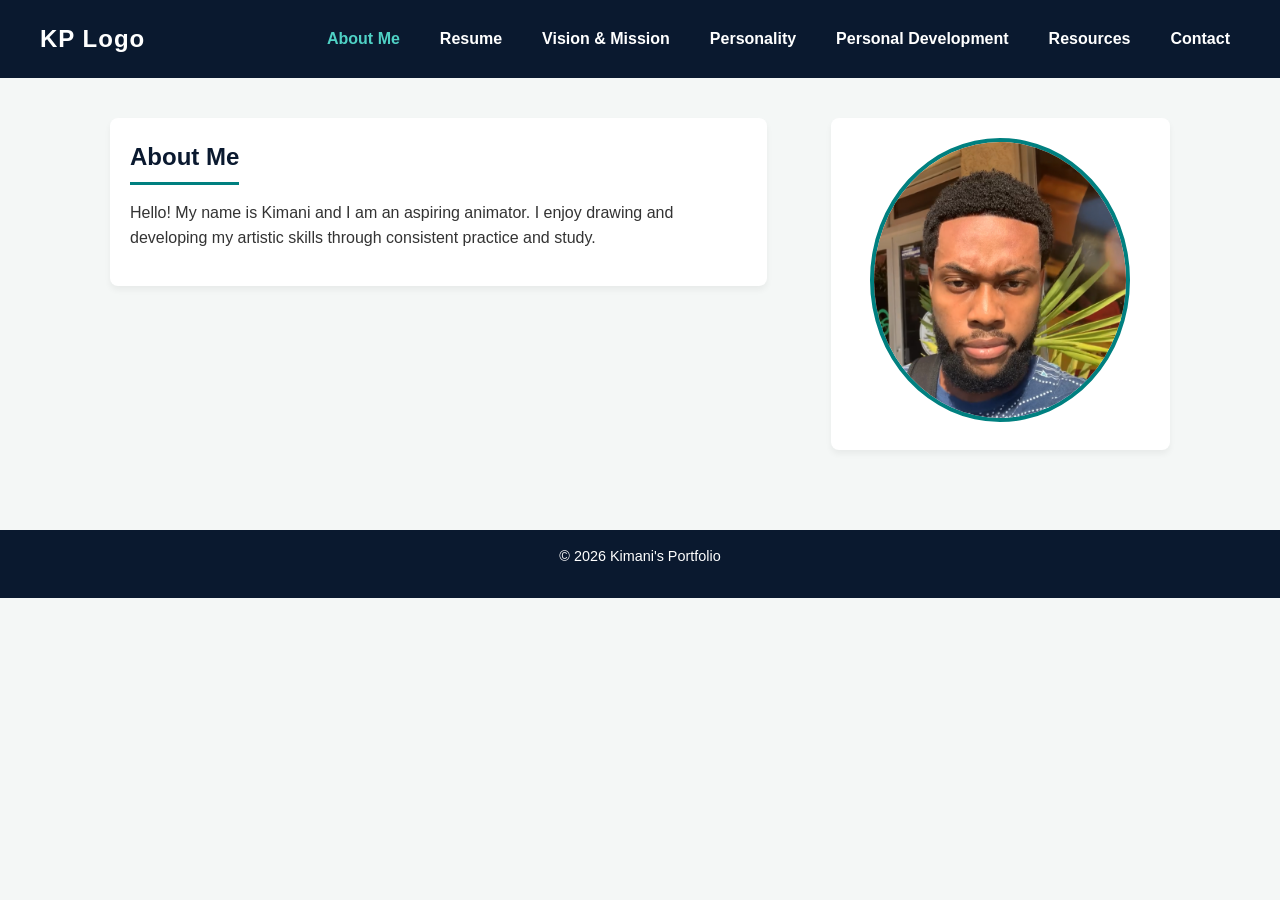
<file: 2107529IA1_SIAY26/code/index.html>
<!--
Name: Kimani Benjamin
Module: CIT2011
Day of class:Wednesday 6pm
Individual Assessment #1

-->

<!doctype html>
<html lang="en">
    <head>
        <meta charset="UTF-8" />
        <meta name="viewport" content="width=device-width, initial-scale=1.0" />
        <title>About Me - Kimani's Portfolio</title>
        <link rel="stylesheet" href="../style.css">
    </head>
<body>

    <header>
        <div id="logo">KP Logo</div> 
        <nav>
            <a href="index.html" class="active">About Me</a>
            <a href="resume.html">Resume</a>
            <a href="vision.html">Vision & Mission</a>
            <a href="personality.html">Personality</a>
            <a href="development.html">Personal Development</a>
            <a href="resources.html">Resources</a>
            <a href="contact.html">Contact</a>
        </nav>
    </header>

    <main class="flex-container">
        <!-- Left side on Desktop -->
        <div class="main-content-block">
            <section id="about">
                <h2>About Me</h2>
                <p>
                    Hello! My name is Kimani and I am an aspiring animator. 
                    I enjoy drawing and developing my artistic skills through consistent practice and study.
                </p>
            </section>
        </div>

        <!-- Right side on Desktop -->
        <div class="sidebar-content-block">
            <section class="image-section">
                <!-- Image links to local mail client -->
                <a href="mailto:kakb9925@gmail.com">
                    <img src="../Assets/kimani photo.jpeg" alt="kimani photo">
                </a>
            </section>
        </div>
    </main>

    <footer>
        <p>&copy; 2026 Kimani's Portfolio</p>
    </footer>

</body>
</html>
</file>
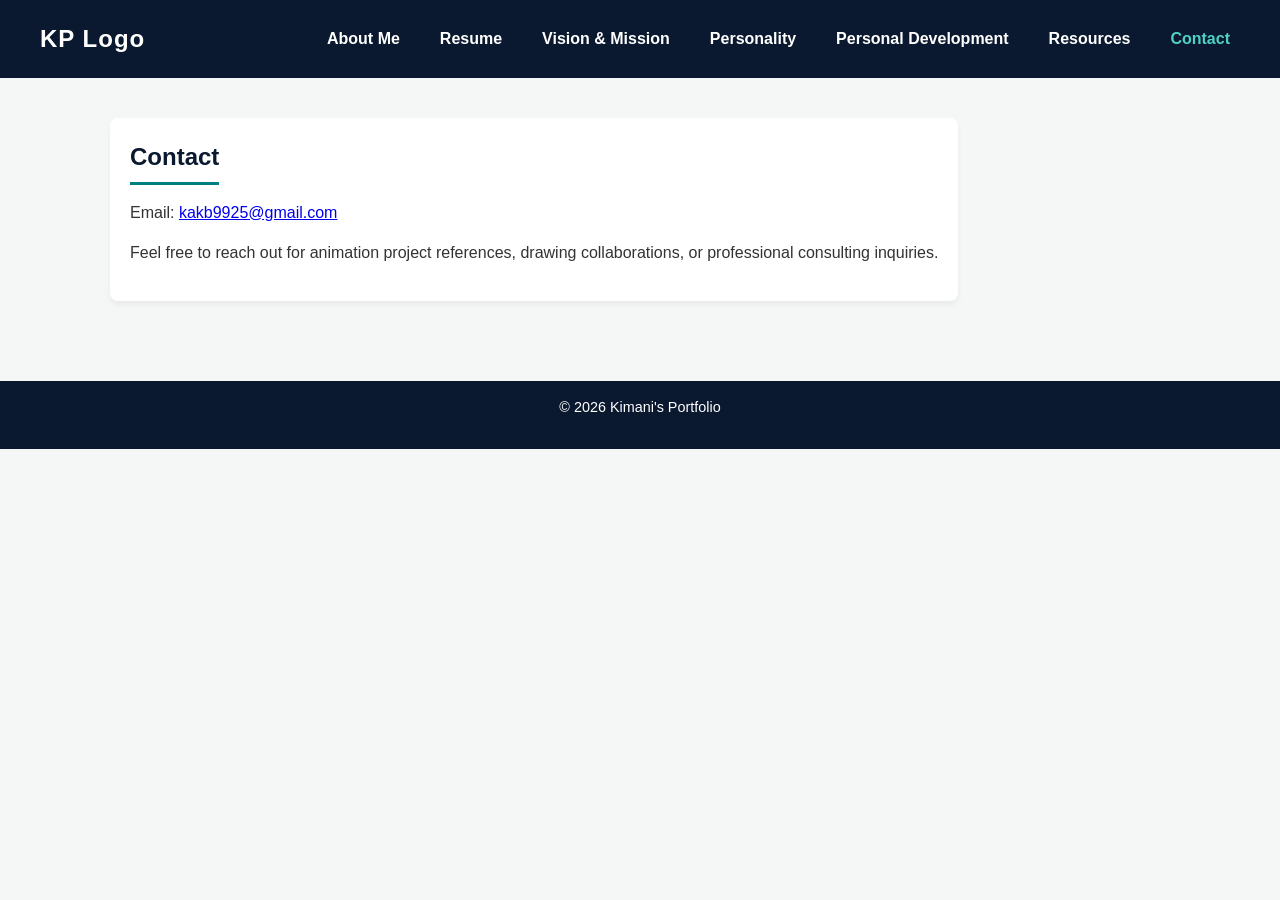
<file: 2107529IA1_SIAY26/code/Contact.html>
<!--
Name: Kimanin Benjamin
Module:CIT2011
Day of class: Wednesday 6pm
Individual Assessment #1

-->

<!doctype html>
<html lang="en">
    <head>
        <meta charset="UTF-8" />
        <meta name="viewport" content="width=device-width, initial-scale=1.0" />
        <title>Contact - Kimani's Portfolio</title>
        <link rel="stylesheet" href="../style.css">
    </head>
<body>

    <header>
        <div id="logo">KP Logo</div> 
        <nav>
            <a href="index.html">About Me</a>
            <a href="resume.html">Resume</a>
            <a href="vision.html">Vision & Mission</a>
            <a href="personality.html">Personality</a>
            <a href="development.html">Personal Development</a>
            <a href="resources.html">Resources</a>
            <a href="contact.html" class="active">Contact</a>
        </nav>
    </header>

    <main class="flex-container">
        <section id="contact">
            <h2>Contact</h2>
            <p>
                Email: 
                <a href="mailto:kakb9925@gmail.com">kakb9925@gmail.com</a>
            </p>
            <p>Feel free to reach out for animation project references, drawing collaborations, or professional consulting inquiries.</p>
        </section>
    </main>

    <footer>
        <p>&copy; 2026 Kimani's Portfolio</p>
    </footer>

</body>
</html>
</file>
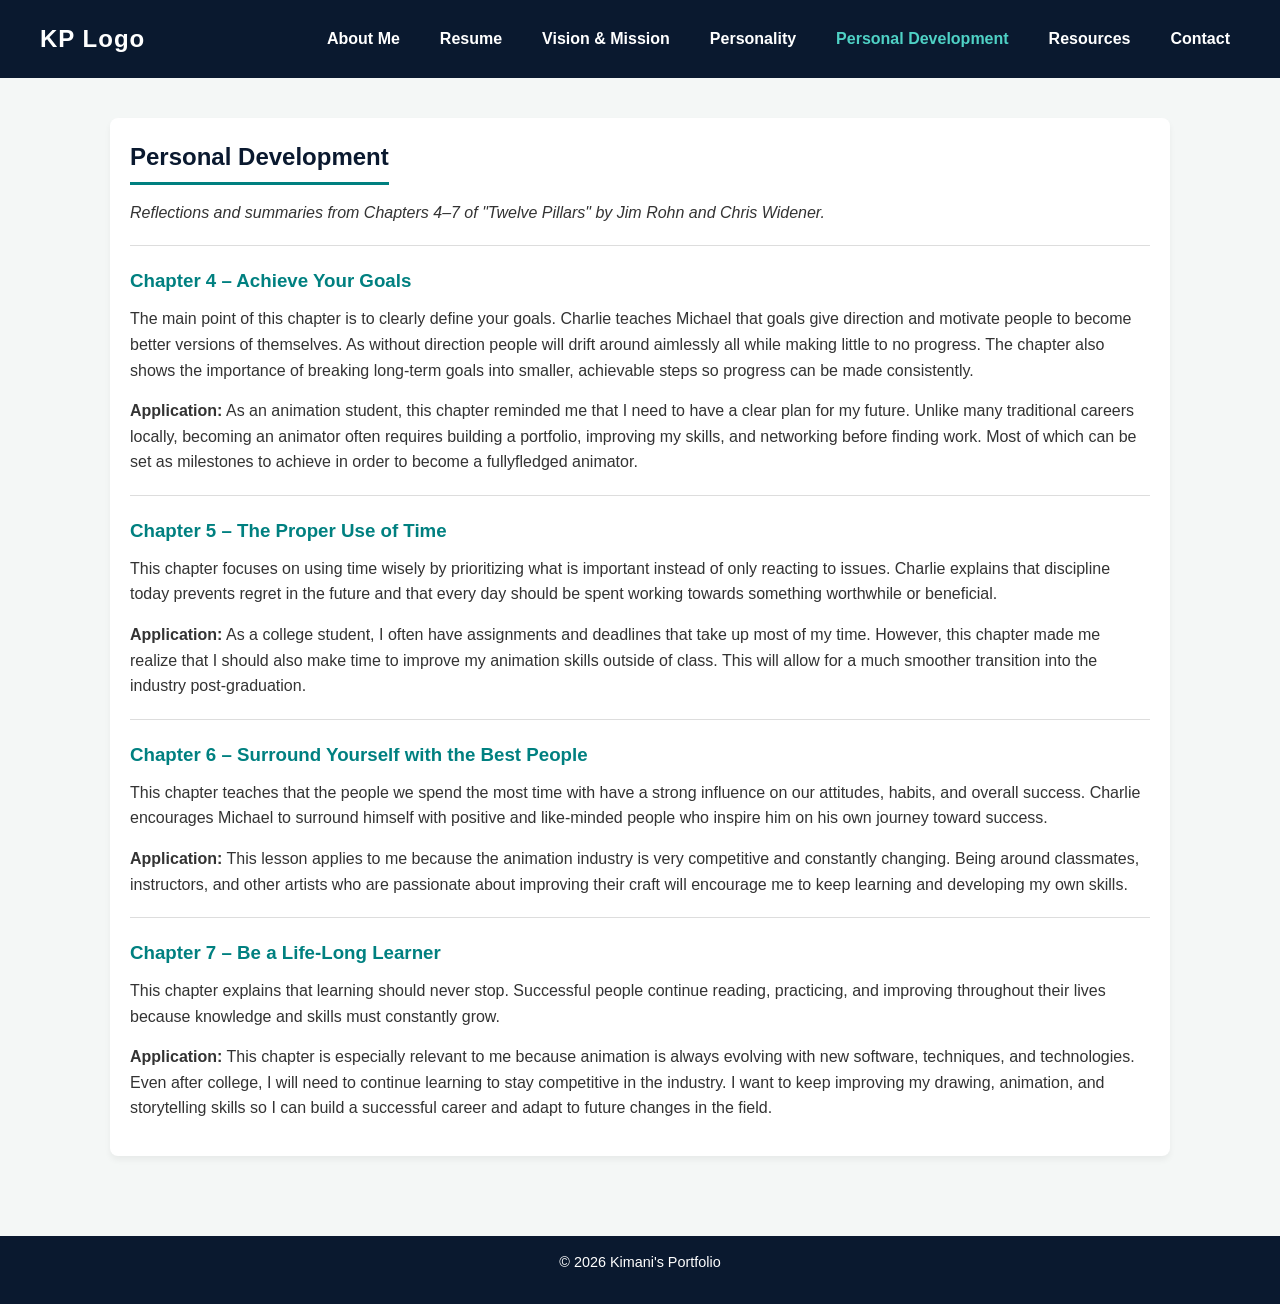
<file: 2107529IA1_SIAY26/code/development.html>
<!--
Name: Kimanin Benjamin
Module:CIT2011
Day of class: Wednesday 6pm
Individual Assessment #1

-->


<!doctype html>
<html lang="en">
    <head>
        <meta charset="UTF-8" />
        <meta name="viewport" content="width=device-width, initial-scale=1.0" />
        <title>Personal Development - Kimani's Portfolio</title>
        <link rel="stylesheet" href="../style.css">
    </head>
<body>

    <header>
        <div id="logo">KP Logo</div> 
        <nav>
            <a href="index.html">About Me</a>
            <a href="resume.html">Resume</a>
            <a href="vision.html">Vision & Mission</a>
            <a href="personality.html">Personality</a>
            <a href="development.html" class="active">Personal Development</a>
            <a href="resources.html">Resources</a>
            <a href="contact.html">Contact</a>
        </nav>
    </header>

    <main class="flex-container">
        <section id="development">
            <h2>Personal Development</h2>
            <p style="font-style: italic;">Reflections and summaries from Chapters 4–7 of "Twelve Pillars" by Jim Rohn and Chris Widener.</p>

            <hr>

            <h3>Chapter 4 – Achieve Your Goals</h3>
            <p>The main point of this chapter is to clearly define your goals. Charlie teaches Michael that goals give direction and motivate people to become better versions of themselves. As without direction people will drift around aimlessly all while making little to no progress. The chapter also shows the importance of breaking long-term goals into smaller, achievable steps so progress can be made consistently.</p>
            <p><strong>Application:</strong> As an animation student, this chapter reminded me that I need to have a clear plan for my future. Unlike many traditional careers locally, becoming an animator often requires building a portfolio, improving my skills, and networking before finding work. Most of which can be set as milestones to achieve in order to become a fullyfledged animator.</p>

            <hr>

            <h3>Chapter 5 – The Proper Use of Time</h3>
            <p>This chapter focuses on using time wisely by prioritizing what is important instead of only reacting to issues. Charlie explains that discipline today prevents regret in the future and that every day should be spent working towards something worthwhile or beneficial.</p>
            <p><strong>Application:</strong> As a college student, I often have assignments and deadlines that take up most of my time. However, this chapter made me realize that I should also make time to improve my animation skills outside of class. This will allow for a much smoother transition into the industry post-graduation.</p>

            <hr>

            <h3>Chapter 6 – Surround Yourself with the Best People</h3>
            <p>This chapter teaches that the people we spend the most time with have a strong influence on our attitudes, habits, and overall success. Charlie encourages Michael to surround himself with positive and like-minded people who inspire him on his own journey toward success.</p>
            <p><strong>Application:</strong> This lesson applies to me because the animation industry is very competitive and constantly changing. Being around classmates, instructors, and other artists who are passionate about improving their craft will encourage me to keep learning and developing my own skills.</p>

            <hr>

            <h3>Chapter 7 – Be a Life-Long Learner</h3>
            <p>This chapter explains that learning should never stop. Successful people continue reading, practicing, and improving throughout their lives because knowledge and skills must constantly grow.</p>
            <p><strong>Application:</strong> This chapter is especially relevant to me because animation is always evolving with new software, techniques, and technologies. Even after college, I will need to continue learning to stay competitive in the industry. I want to keep improving my drawing, animation, and storytelling skills so I can build a successful career and adapt to future changes in the field.</p>
        </section>
    </main>

    <footer>
        <p>&copy; 2026 Kimani's Portfolio</p>
    </footer>

</body>
</html>
</file>
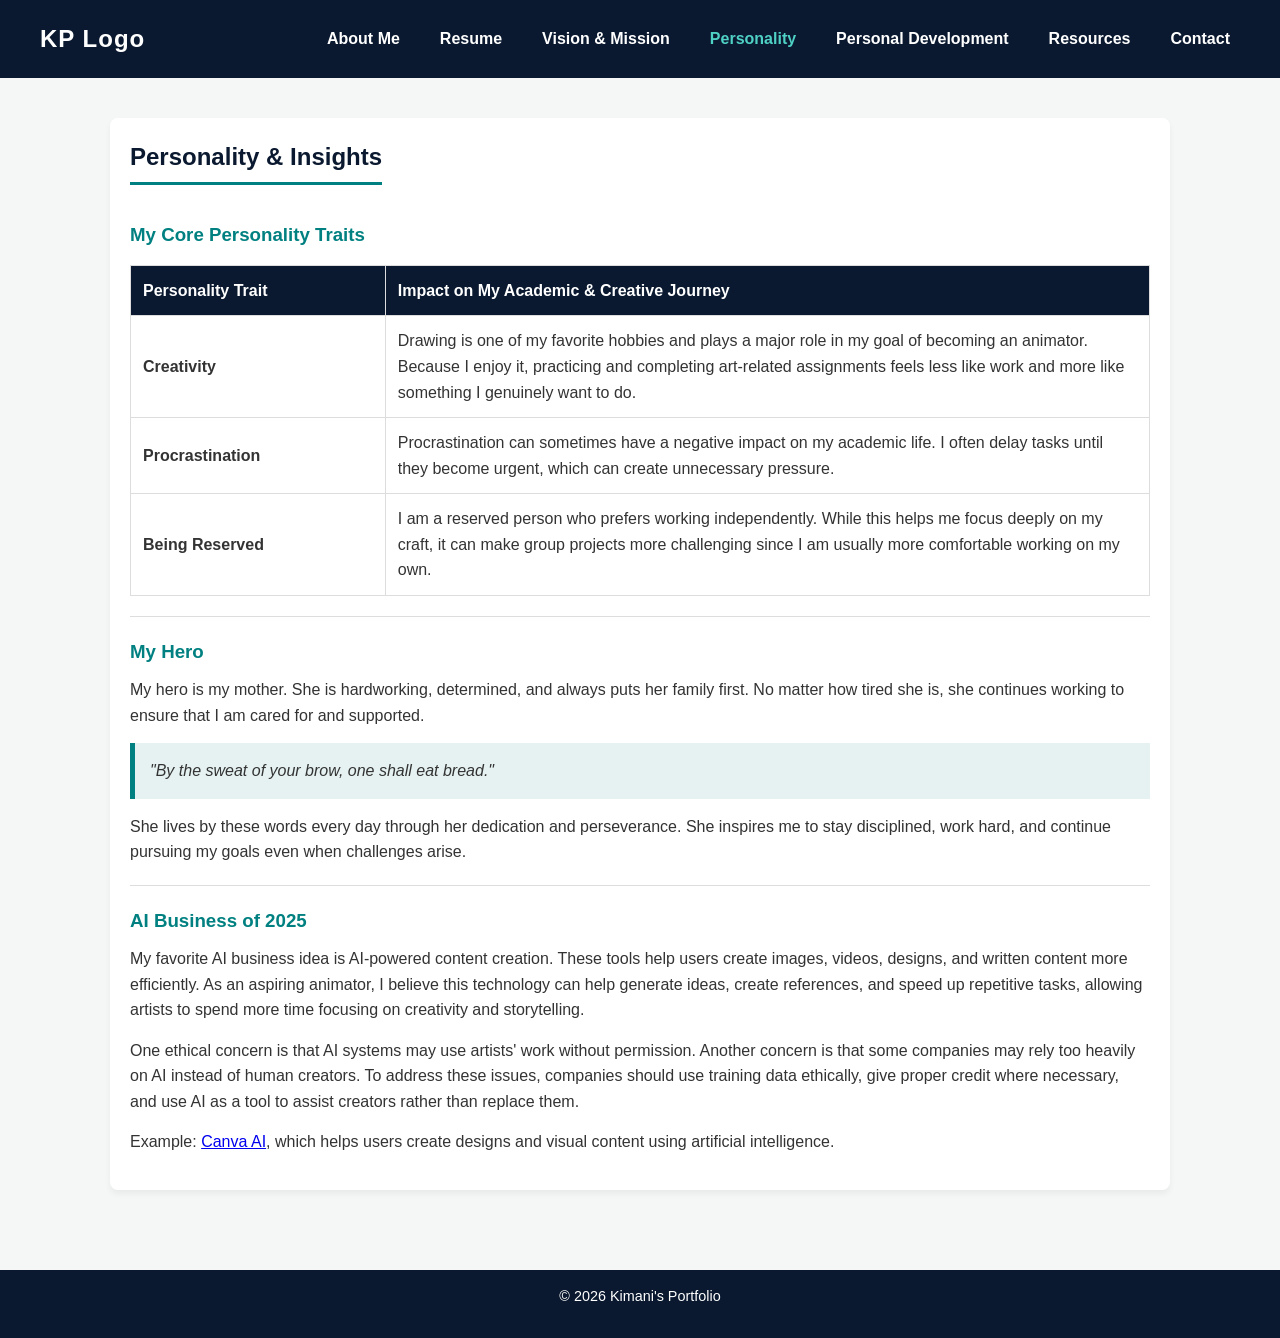
<file: 2107529IA1_SIAY26/code/Personality.html>
<!--
Name: Kimanin Benjamin
Module:CIT2011
Day of class: Wednesday 6pm
Individual Assessment #1

-->

<!doctype html>
<html lang="en">
    <head>
        <meta charset="UTF-8" />
        <meta name="viewport" content="width=device-width, initial-scale=1.0" />
        <title>Personality - Kimani's Portfolio</title>
        <link rel="stylesheet" href="../style.css">
    </head>
<body>

    <header>
        <div id="logo">KP Logo</div> 
        <nav>
            <a href="index.html">About Me</a>
            <a href="resume.html">Resume</a>
            <a href="vision.html">Vision & Mission</a>
            <a href="personality.html" class="active">Personality</a>
            <a href="development.html">Personal Development</a>
            <a href="resources.html">Resources</a>
            <a href="contact.html">Contact</a>
        </nav>
    </header>

    <main class="flex-container">
        <!-- Single Column Layout for clean text and centralized table flow -->
        <section id="personality-info">
            <h2>Personality & Insights</h2>

            <h3>My Core Personality Traits</h3>
            
            <!-- New Core Traits Table placed exactly after the introduction -->
            <table border="1">
                <thead>
                    <tr>
                        <th style="width: 25%;">Personality Trait</th>
                        <th style="width: 75%;">Impact on My Academic & Creative Journey</th>
                    </tr>
                </thead>
                <tbody>
                    <tr>
                        <td><strong>Creativity</strong></td>
                        <td>Drawing is one of my favorite hobbies and plays a major role in my goal of becoming an animator. Because I enjoy it, practicing and completing art-related assignments feels less like work and more like something I genuinely want to do.</td>
                    </tr>
                    <tr>
                        <td><strong>Procrastination</strong></td>
                        <td>Procrastination can sometimes have a negative impact on my academic life. I often delay tasks until they become urgent, which can create unnecessary pressure.</td>
                    </tr>
                    <tr>
                        <td><strong>Being Reserved</strong></td>
                        <td>I am a reserved person who prefers working independently. While this helps me focus deeply on my craft, it can make group projects more challenging since I am usually more comfortable working on my own.</td>
                    </tr>
                </tbody>
            </table>

            <hr>

            <h3>My Hero</h3>
            <p>My hero is my mother. She is hardworking, determined, and always puts her family first. No matter how tired she is, she continues working to ensure that I am cared for and supported.</p>
            <blockquote>
                "By the sweat of your brow, one shall eat bread."
            </blockquote>
            <p>She lives by these words every day through her dedication and perseverance. She inspires me to stay disciplined, work hard, and continue pursuing my goals even when challenges arise.</p>

            <hr>

            <h3>AI Business of 2025</h3>
            <p>My favorite AI business idea is AI-powered content creation. These tools help users create images, videos, designs, and written content more efficiently. As an aspiring animator, I believe this technology can help generate ideas, create references, and speed up repetitive tasks, allowing artists to spend more time focusing on creativity and storytelling.</p>
            <p>One ethical concern is that AI systems may use artists' work without permission. Another concern is that some companies may rely too heavily on AI instead of human creators. To address these issues, companies should use training data ethically, give proper credit where necessary, and use AI as a tool to assist creators rather than replace them.</p>
            <p>Example: <a href="https://www.canva.com" target="_blank">Canva AI</a>, which helps users create designs and visual content using artificial intelligence.</p>
        </section>
    </main>

    <footer>
        <p>&copy; 2026 Kimani's Portfolio</p>
    </footer>

</body>
</html>
</file>
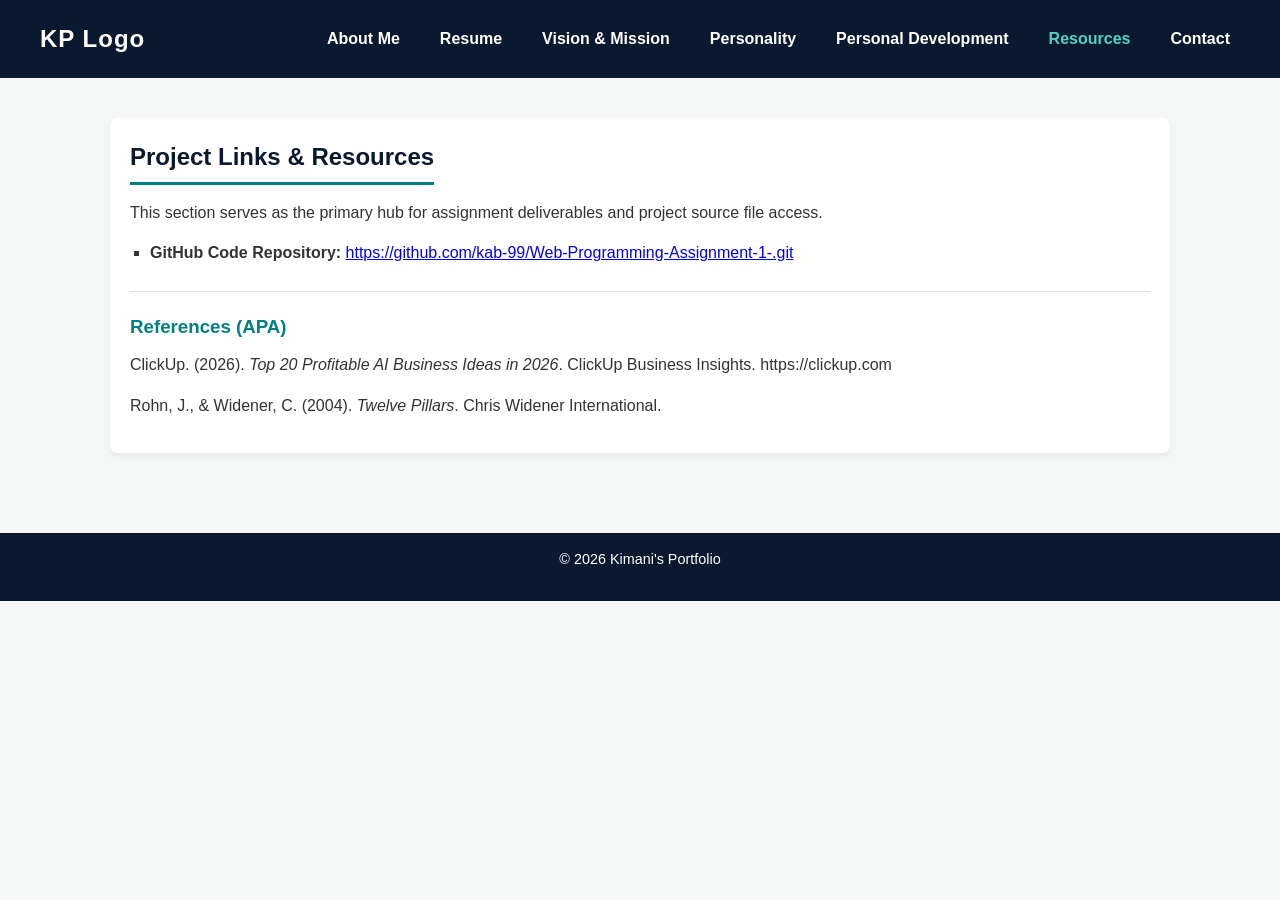
<file: 2107529IA1_SIAY26/code/Resources.html>
<!--
Name: Kimanin Benjamin
Module:CIT2011
Day of class: Wednesday 6pm
Individual Assessment #1

-->

<!doctype html>
<html lang="en">
    <head>
        <meta charset="UTF-8" />
        <meta name="viewport" content="width=device-width, initial-scale=1.0" />
        <title>Resources - Kimani's Portfolio</title>
        <link rel="stylesheet" href="../style.css">
    </head>
<body>

    <header>
        <div id="logo">KP Logo</div> 
        <nav>
            <a href="index.html">About Me</a>
            <a href="resume.html">Resume</a>
            <a href="vision.html">Vision & Mission</a>
            <a href="personality.html">Personality</a>
            <a href="development.html">Personal Development</a>
            <a href="resources.html" class="active">Resources</a>
            <a href="contact.html">Contact</a>
        </nav>
    </header>

    <main class="flex-container">
        <section id="resources-container" style="width: 100%;">
            <h2>Project Links & Resources</h2>
            <p>This section serves as the primary hub for assignment deliverables and project source file access.</p>
            
            <ul style="margin-top: 15px; margin-bottom: 25px; list-style-type: square;">
                <li><strong>GitHub Code Repository:</strong> <a href="https://github.com/kab-99/Web-Programming-Assignment-1-.git" target="_blank">https://github.com/kab-99/Web-Programming-Assignment-1-.git</a></li>
            </ul>

            <hr>

            <h3>References (APA)</h3>
            <p style="margin-bottom: 15px;">ClickUp. (2026). <em>Top 20 Profitable AI Business Ideas in 2026</em>. ClickUp Business Insights. https://clickup.com</p>
            <p>Rohn, J., & Widener, C. (2004). <em>Twelve Pillars</em>. Chris Widener International.</p>
        </section>
    </main>

    <footer>
        <p>&copy; 2026 Kimani's Portfolio</p>
    </footer>

</body>
</html>
</file>
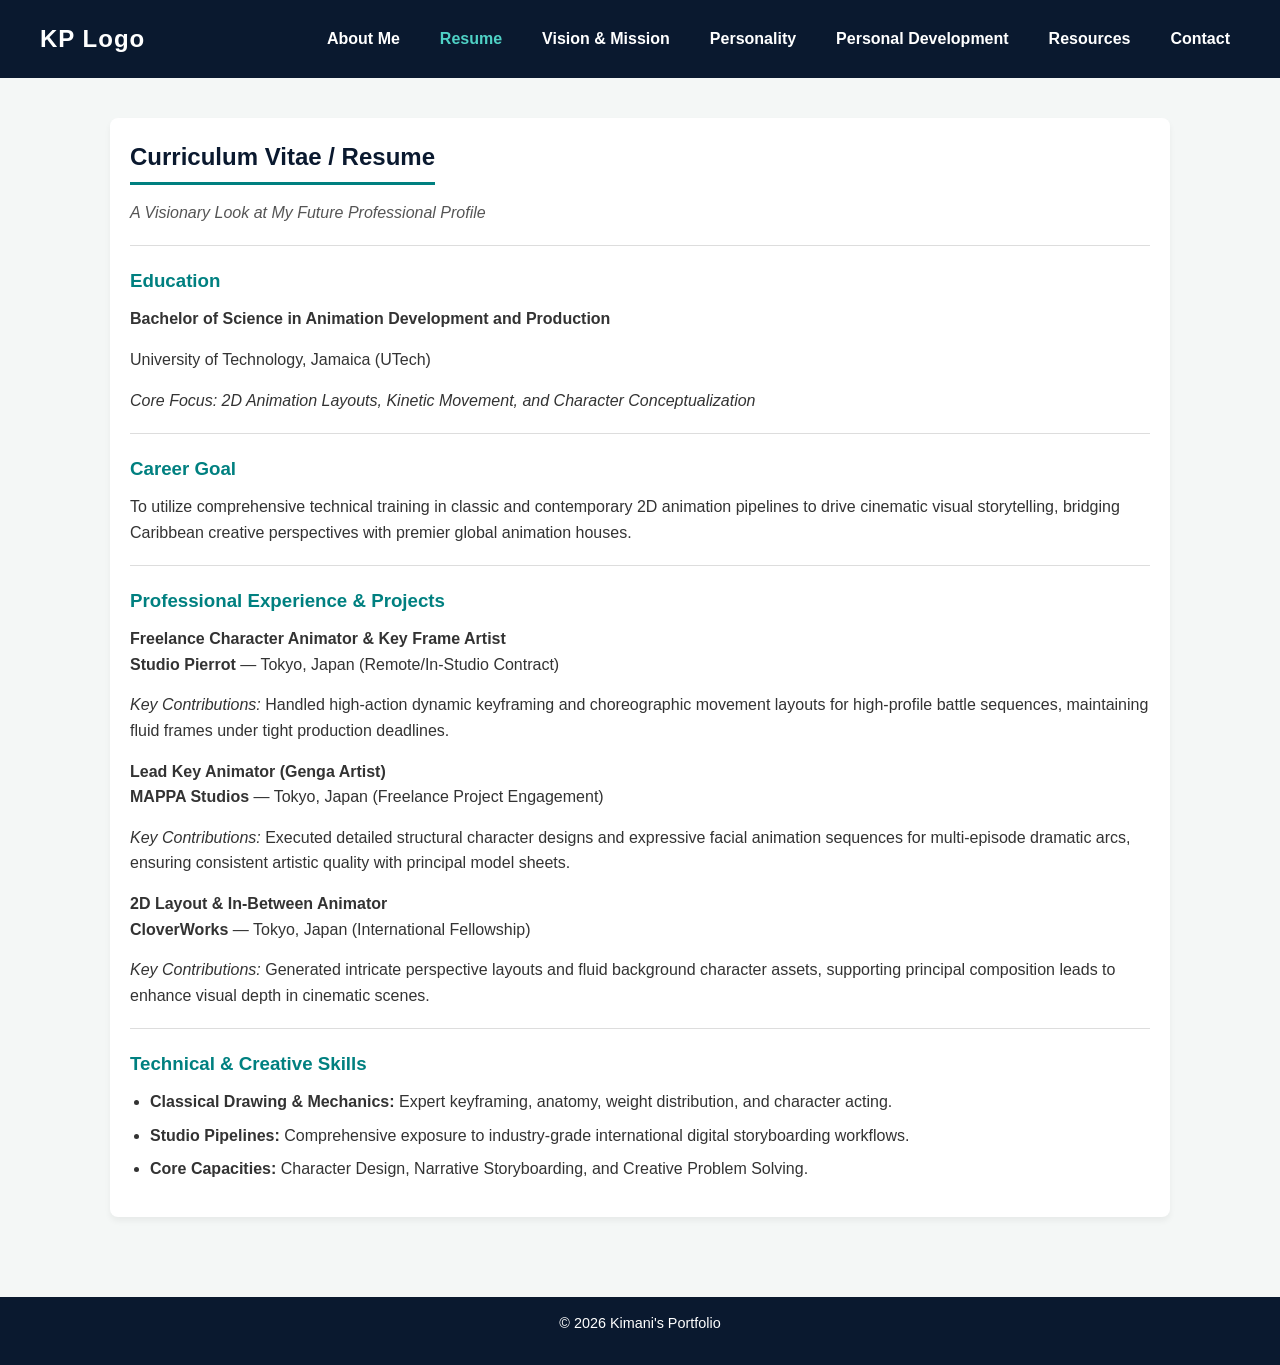
<file: 2107529IA1_SIAY26/code/Resume.html>
<!--
Name: Kimanin Benjamin
Module:CIT2011
Day of class: Wednesday 6pm
Individual Assessment #1

-->


<!doctype html>
<html lang="en">
    <head>
        <meta charset="UTF-8" />
        <meta name="viewport" content="width=device-width, initial-scale=1.0" />
        <title>Resume - Kimani's Portfolio</title>
        <link rel="stylesheet" href="../style.css">
    </head>
<body>

    <header>
        <div id="logo">KP Logo</div> 
        <nav>
            <a href="index.html">About Me</a>
            <a href="resume.html" class="active">Resume</a>
            <a href="vision.html">Vision & Mission</a>
            <a href="personality.html">Personality</a>
            <a href="development.html">Personal Development</a>
            <a href="resources.html">Resources</a>
            <a href="contact.html">Contact</a>
        </nav>
    </header>

    <main class="flex-container">
        <!-- Single Column Layout for clean text flow -->
        <section id="resume">
            <h2>Curriculum Vitae / Resume</h2>
            <p style="font-style: italic; color: #555;">A Visionary Look at My Future Professional Profile</p>
            
            <hr>

            <h3>Education</h3>
            <p><strong>Bachelor of Science in Animation Development and Production</strong></p>
            <p>University of Technology, Jamaica (UTech)</p>
            <p><em>Core Focus: 2D Animation Layouts, Kinetic Movement, and Character Conceptualization</em></p>

            <hr>

            <h3>Career Goal</h3>
            <p>
                To utilize comprehensive technical training in classic and contemporary 2D animation pipelines to drive cinematic visual storytelling, bridging Caribbean creative perspectives with premier global animation houses.
            </p>

            <hr>

            <h3>Professional Experience & Projects</h3>
            
            <div class="resume-job">
                <h4>Freelance Character Animator & Key Frame Artist</h4>
                <p><strong>Studio Pierrot</strong> — Tokyo, Japan (Remote/In-Studio Contract)</p>
                <p><em>Key Contributions:</em> Handled high-action dynamic keyframing and choreographic movement layouts for high-profile battle sequences, maintaining fluid frames under tight production deadlines.</p>
            </div>

            <div class="resume-job" style="margin-top: 15px;">
                <h4>Lead Key Animator (Genga Artist)</h4>
                <p><strong>MAPPA Studios</strong> — Tokyo, Japan (Freelance Project Engagement)</p>
                <p><em>Key Contributions:</em> Executed detailed structural character designs and expressive facial animation sequences for multi-episode dramatic arcs, ensuring consistent artistic quality with principal model sheets.</p>
            </div>

            <div class="resume-job" style="margin-top: 15px;">
                <h4>2D Layout & In-Between Animator</h4>
                <p><strong>CloverWorks</strong> — Tokyo, Japan (International Fellowship)</p>
                <p><em>Key Contributions:</em> Generated intricate perspective layouts and fluid background character assets, supporting principal composition leads to enhance visual depth in cinematic scenes.</p>
            </div>

            <hr>

            <h3>Technical & Creative Skills</h3>
            <ul>
                <li><strong>Classical Drawing & Mechanics:</strong> Expert keyframing, anatomy, weight distribution, and character acting.</li>
                <li><strong>Studio Pipelines:</strong> Comprehensive exposure to industry-grade international digital storyboarding workflows.</li>
                <li><strong>Core Capacities:</strong> Character Design, Narrative Storyboarding, and Creative Problem Solving.</li>
            </ul>
        </section>
    </main>

    <footer>
        <p>&copy; 2026 Kimani's Portfolio</p>
    </footer>

</body>
</html>
</file>
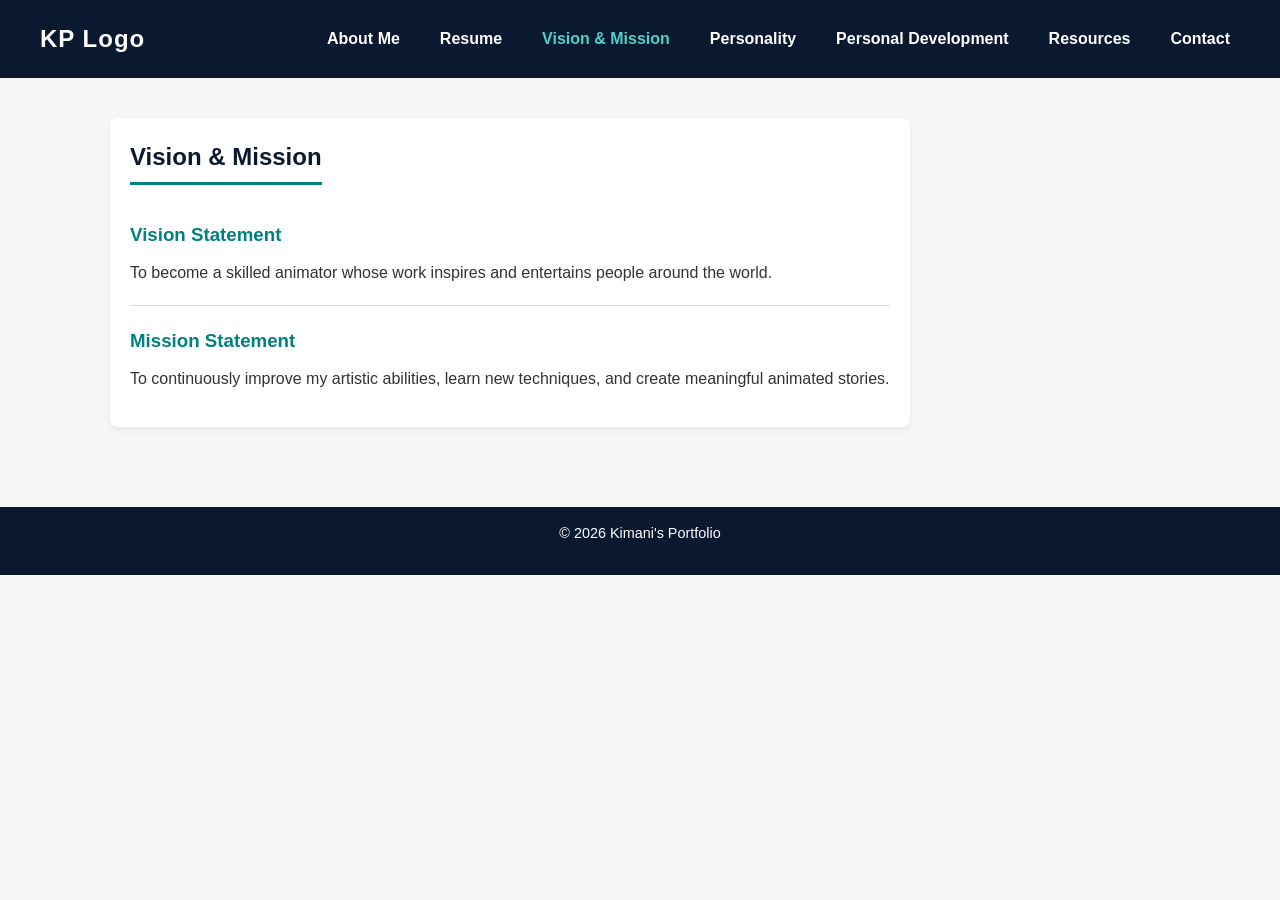
<file: 2107529IA1_SIAY26/code/Vision.html>
<!--
Name: Kimanin Benjamin
Module:CIT2011
Day of class: Wednesday 6pm
Individual Assessment #1

-->


<!doctype html>
<html lang="en">
    <head>
        <meta charset="UTF-8" />
        <meta name="viewport" content="width=device-width, initial-scale=1.0" />
        <title>Vision & Mission - Kimani's Portfolio</title>
        <link rel="stylesheet" href="../style.css">
    </head>
<body>

    <header>
        <div id="logo">KP Logo</div> 
        <nav>
            <a href="index.html">About Me</a>
            <a href="resume.html">Resume</a>
            <a href="vision.html" class="active">Vision & Mission</a>
            <a href="personality.html">Personality</a>
            <a href="development.html">Personal Development</a>
            <a href="resources.html">Resources</a>
            <a href="contact.html">Contact</a>
        </nav>
    </header>

    <main class="flex-container">
        <section id="vision">
            <h2>Vision & Mission</h2>
            
            <h3>Vision Statement</h3>
            <p>
                To become a skilled animator whose work inspires
                and entertains people around the world.
            </p>

            <hr>

            <h3>Mission Statement</h3>
            <p>
                To continuously improve my artistic abilities,
                learn new techniques, and create meaningful
                animated stories.
            </p>
        </section>
    </main>

    <footer>
        <p>&copy; 2026 Kimani's Portfolio</p>
    </footer>

</body>
</html>
</file>
<file: 2107529IA1_SIAY26/style.css>
/* ==========================================================================
   1. GLOBAL STYLES & VARIABLE THEMES (Teal & Navy Palette)
   ========================================================================== */
:root {
    --primary-navy: #0A192F;      /* Deep navy for text, headers, or backgrounds */
    --secondary-teal: #008080;    /* Teal accents for links, buttons, and highlights */
    --light-bg: #F4F7F6;          /* Clean off-white background */
    --dark-text: #333333;         /* Dark grey for readable body paragraphs */
    --white: #FFFFFF;
}

* {
    margin: 0;
    padding: 0;
    box-sizing: border-box;
    font-family: 'Segoe UI', Tahoma, Geneva, Verdana, sans-serif;
}

body {
    background-color: var(--light-bg);
    color: var(--dark-text);
    line-height: 1.6;
}

/* ==========================================================================
   2. HEADER & NAVIGATION STYLES
   ========================================================================== */
header {
    background-color: var(--primary-navy);
    color: var(--white);
    padding: 20px;
    text-align: center;
}

#logo {
    font-size: 1.5rem;
    font-weight: bold;
    color: var(--white);
    margin-bottom: 10px;
    letter-spacing: 1px;
}

nav {
    display: flex;
    flex-direction: column; /* Stack menu items on small screens */
    gap: 10px;
}

nav a {
    color: var(--white);
    text-decoration: none;
    font-weight: 600;
    padding: 5px 10px;
    transition: color 0.3s ease;
}

nav a:hover, nav a.active {
    color: #4FD1C5; /* Lighter teal glow for active links */
}

/* ==========================================================================
   3. MOBILE LAYOUT (Base Styles - Stacks vertically)
   ========================================================================== */
.flex-container {
    display: flex;
    flex-direction: column; /* Forces everything into a single column layout */
    gap: 30px;
    padding: 20px;
    max-width: 1100px;
    margin: 0 auto;
}

.main-content-block, .sidebar-content-block {
    width: 100%; /* Spans full width on phone screens */
}

section {
    background-color: var(--white);
    padding: 20px;
    border-radius: 8px;
    box-shadow: 0 4px 6px rgba(0, 0, 0, 0.05);
}

/* Typography elements */
h2 {
    color: var(--primary-navy);
    margin-bottom: 15px;
    border-bottom: 3px solid var(--secondary-teal);
    padding-bottom: 5px;
    display: inline-block;
}

h3 {
    color: var(--secondary-teal);
    margin: 20px 0 10px 0;
}

p {
    margin-bottom: 15px;
}

hr {
    border: 0;
    height: 1px;
    background: #DDDDDD;
    margin: 20px 0;
}

ul {
    margin-left: 20px;
    margin-bottom: 15px;
}

li {
    margin-bottom: 8px;
}

/* Profiles & Images */
.sidebar-content-block {
    text-align: center; /* Centers elements like images/tables on mobile */
}

section img {
    max-width: 100%;
    height: auto;
    width: 260px;
    border-radius: 50%; /* Keeps profile picture inside a clean circle */
    border: 4px solid var(--secondary-teal);
    transition: transform 0.3s ease;
}

section img:hover {
    transform: scale(1.03);
}

/* Blockquotes & Tables */
blockquote {
    font-style: italic;
    background: #E6F2F2;
    border-left: 5px solid var(--secondary-teal);
    padding: 15px;
    margin: 15px 0;
}

table {
    width: 100%;
    border-collapse: collapse;
    margin-top: 15px;
    background-color: var(--white);
}

th, td {
    padding: 12px;
    border: 1px solid #DDDDDD;
    text-align: left;
}

th {
    background-color: var(--primary-navy);
    color: var(--white);
}

/* ==========================================================================
   4. FOOTER STYLES
   ========================================================================== */
footer {
    background-color: var(--primary-navy);
    color: var(--white);
    text-align: center;
    padding: 15px;
    margin-top: 40px;
    font-size: 0.9rem;
}

/* ==========================================================================
   5. DESKTOP LAYOUT (Media Query - Runs on screen widths 850px and above)
   ========================================================================== */
@media (min-width: 850px) {
    
    /* Header turns into a sleek row */
    header {
        display: flex;
        justify-content: space-between;
        align-items: center;
        padding: 20px 40px;
        text-align: left;
    }

    #logo {
        margin-bottom: 0;
    }

    nav {
        flex-direction: row; /* Horizontal layout for desktop monitors */
        gap: 20px;
    }

    /* Container splits items side-by-side */
    .flex-container {
        flex-direction: row;
        justify-content: space-between;
        align-items: flex-start;
        padding: 40px 20px;
    }

    /* Column proportions for multi-column pages */
    .main-content-block {
        width: 62%;
    }

    .sidebar-content-block {
        width: 32%;
        position: sticky;
        top: 20px; /* Keeps the profile photo or tables visible when scrolling */
    }
}
</file>
